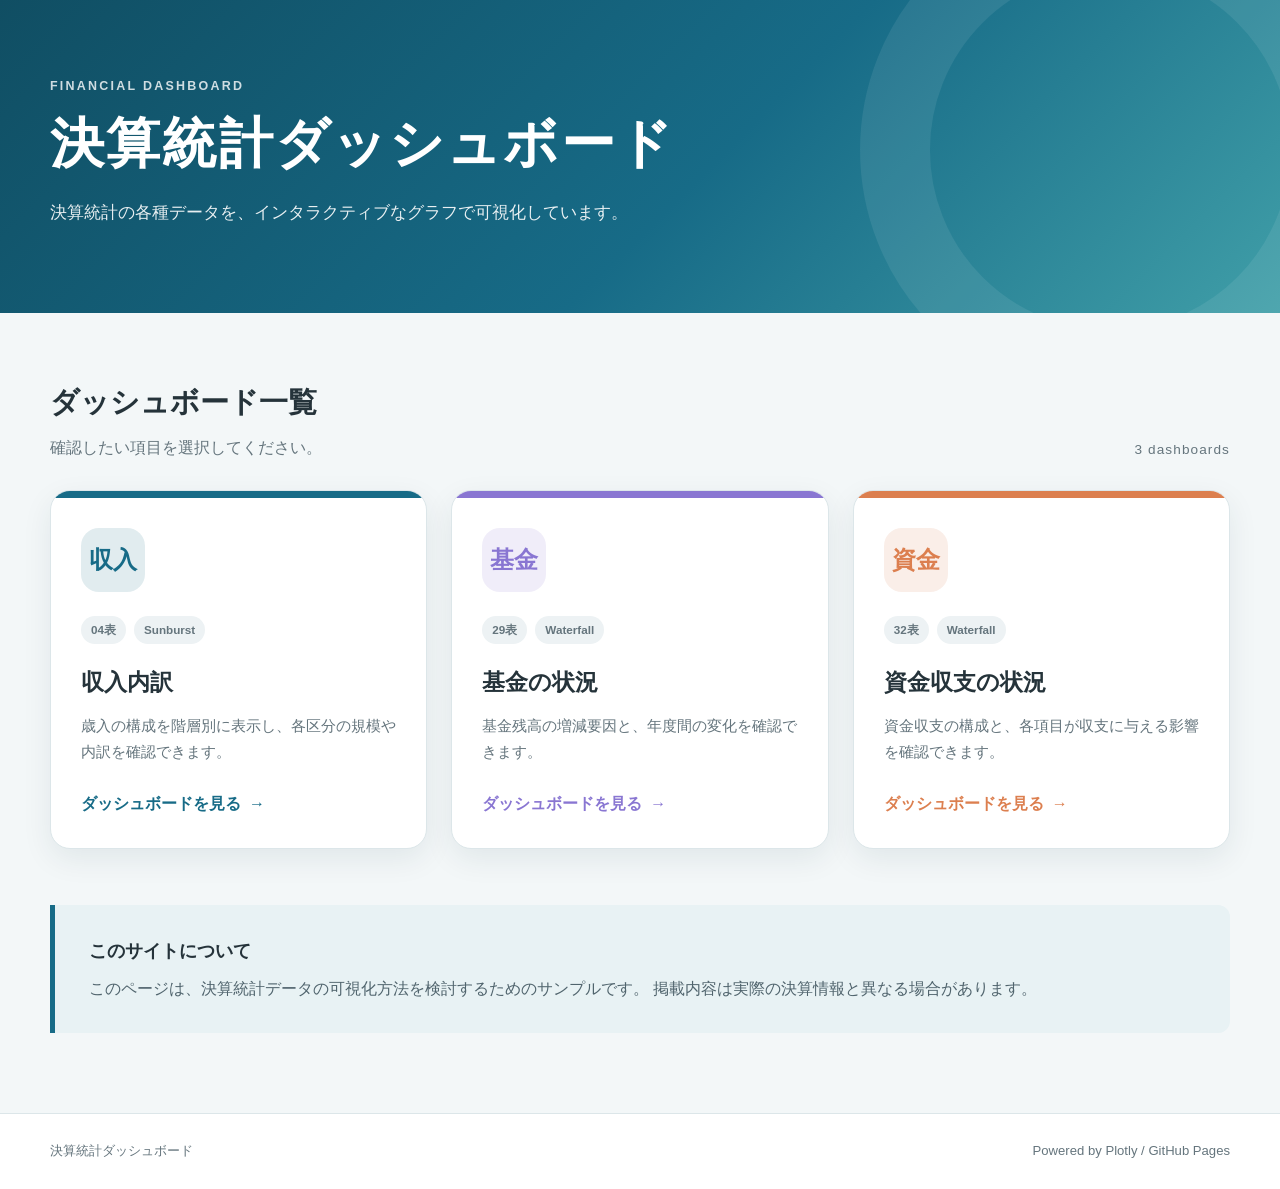
<file: index.html>
<!DOCTYPE html>
<html lang="ja">
<head>
  <meta charset="UTF-8">
  <meta name="viewport" content="width=device-width, initial-scale=1.0">

  <title>決算統計ダッシュボード</title>
  <meta
    name="description"
    content="決算統計データをインタラクティブなグラフで確認できるダッシュボードです。"
  >

  <link rel="stylesheet" href="css/style.css">
</head>

<body>
  <header class="hero">
    <div class="container">
      <p class="eyebrow">FINANCIAL DASHBOARD</p>
      <h1>決算統計ダッシュボード</h1>
      <p class="lead">
        決算統計の各種データを、インタラクティブなグラフで可視化しています。
      </p>
    </div>
  </header>

  <main class="container">
    <section class="section-heading">
      <div>
        <h2>ダッシュボード一覧</h2>
        <p>確認したい項目を選択してください。</p>
      </div>
      <span class="count">3 dashboards</span>
    </section>

    <div class="dashboard-grid">

      <a class="dashboard-card card-income" href="04.html">
        <div class="card-icon" aria-hidden="true">収入</div>

        <div class="card-content">
          <div class="card-tags">
            <span class="tag">04表</span>
            <span class="tag">Sunburst</span>
          </div>

          <h3>収入内訳</h3>

          <p>
            歳入の構成を階層別に表示し、各区分の規模や内訳を確認できます。
          </p>

          <span class="card-link">ダッシュボードを見る</span>
        </div>
      </a>

      <a class="dashboard-card card-fund" href="29.html">
        <div class="card-icon" aria-hidden="true">基金</div>

        <div class="card-content">
          <div class="card-tags">
            <span class="tag">29表</span>
            <span class="tag">Waterfall</span>
          </div>

          <h3>基金の状況</h3>

          <p>
            基金残高の増減要因と、年度間の変化を確認できます。
          </p>

          <span class="card-link">ダッシュボードを見る</span>
        </div>
      </a>

      <a class="dashboard-card card-balance" href="32h.html">
        <div class="card-icon" aria-hidden="true">資金</div>

        <div class="card-content">
          <div class="card-tags">
            <span class="tag">32表</span>
            <span class="tag">Waterfall</span>
          </div>

          <h3>資金収支の状況</h3>

          <p>
            資金収支の構成と、各項目が収支に与える影響を確認できます。
          </p>

          <span class="card-link">ダッシュボードを見る</span>
        </div>
      </a>

    </div>

    <section class="notice">
      <h2>このサイトについて</h2>
      <p>
        このページは、決算統計データの可視化方法を検討するためのサンプルです。
        掲載内容は実際の決算情報と異なる場合があります。
      </p>
    </section>
  </main>

  <footer>
    <div class="container footer-content">
      <span>決算統計ダッシュボード</span>
      <span>Powered by Plotly / GitHub Pages</span>
    </div>
  </footer>
</body>
</html>
</file>
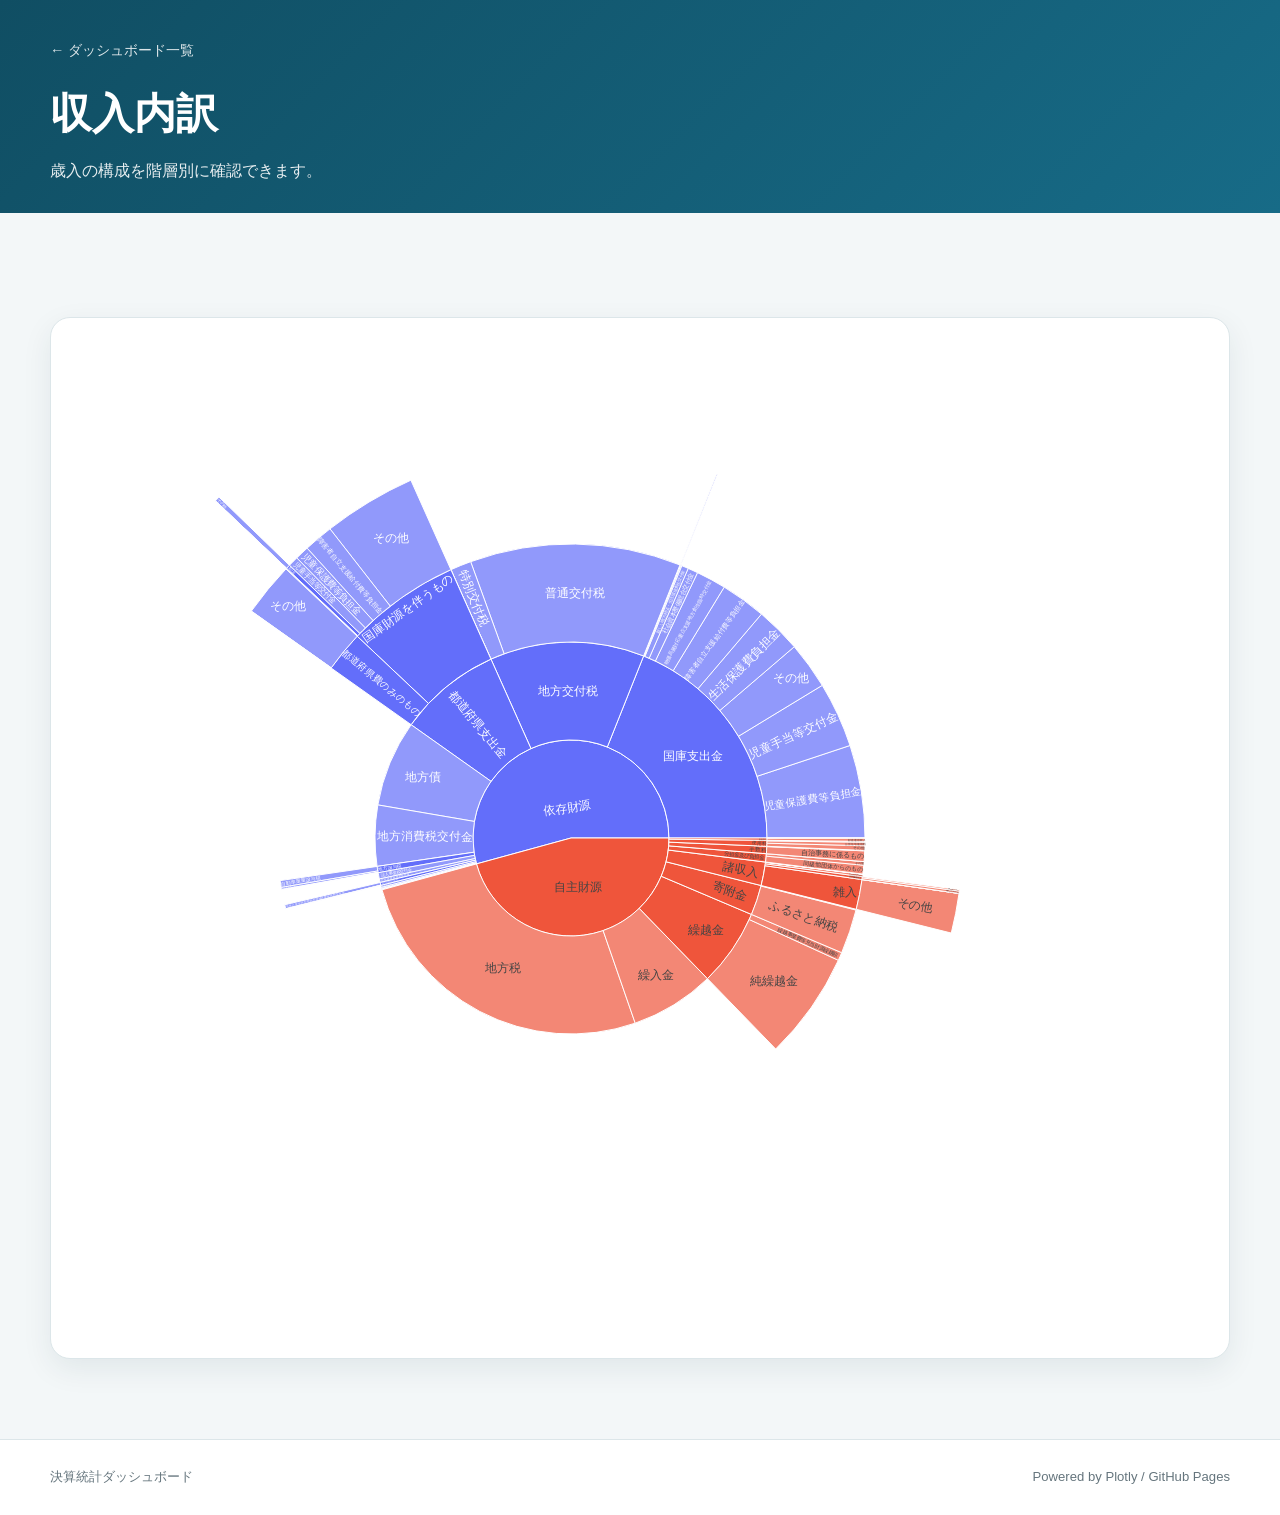
<file: 04.html>
<!DOCTYPE html>
<html lang="ja">
<head>
    <meta charset="UTF-8">
    <meta name="viewport" content="width=device-width, initial-scale=1.0">
    <title>収入内訳 | 決算統計ダッシュボード</title>
    <link rel="stylesheet" href="css/style.css">
</head>

<body>

<header class="page-header">
    <div class="container">
        <a class="back-link" href="index.html">
            ← ダッシュボード一覧
        </a>
        <h1>収入内訳</h1>
        <p class="page-description">歳入の構成を階層別に確認できます。</p>
    </div>
</header>

<main class="container">
    <section class="chart-panel">
        <div>                        <script type="text/javascript">window.PlotlyConfig = {MathJaxConfig: 'local'};</script>
        <script charset="utf-8" src="https://cdn.plot.ly/plotly-2.32.0.min.js"></script>                <div id="528511f2-81d7-4b15-b66f-a1a85c89c5e4" class="plotly-graph-div" style="height:1000px; width:1000px;"></div>            <script type="text/javascript">                                    window.PLOTLYENV=window.PLOTLYENV || {};                                    if (document.getElementById("528511f2-81d7-4b15-b66f-a1a85c89c5e4")) {                    Plotly.newPlot(                        "528511f2-81d7-4b15-b66f-a1a85c89c5e4",                        [{"branchvalues":"total","domain":{"x":[0.0,1.0],"y":[0.0,1.0]},"hovertemplate":"label=%{label}\u003cbr\u003e決算額=%{value}\u003cbr\u003eparent=%{parent}\u003cbr\u003eid=%{id}\u003cextra\u003e\u003c\u002fextra\u003e","ids":["自主財源\u002f地方税","依存財源\u002f地方譲与税","依存財源\u002f地方譲与税\u002f地方揮発油譲与税","依存財源\u002f地方譲与税\u002f特別とん譲与税","依存財源\u002f地方譲与税\u002f石油ガス譲与税","依存財源\u002f地方譲与税\u002f自動車重量譲与税","依存財源\u002f地方譲与税\u002f航空機燃料譲与税","依存財源\u002f地方譲与税\u002f森林環境譲与税","依存財源\u002f利子割交付金","依存財源\u002f配当割交付金","依存財源\u002f株式等譲渡所得割交付金","依存財源\u002f分離課税所得割交付金","依存財源\u002f地方消費税交付金","依存財源\u002fゴルフ場利用税交付金","依存財源\u002f自動車取得税交付金","依存財源\u002f軽油引取税交付金","依存財源\u002f自動車税環境性能割交付金","依存財源\u002f法人事業税交付金","依存財源\u002f地方特例交付金等","依存財源\u002f地方特例交付金等\u002f住宅借入金等特別税額控除減収補填特例交付金","依存財源\u002f地方特例交付金等\u002f定額減税減収補填特例交付金","依存財源\u002f地方特例交付金等\u002f新型コロナウイルス感染症対策地方税減収補填特別交付金","依存財源\u002f地方交付税","依存財源\u002f地方交付税\u002f普通交付税","依存財源\u002f地方交付税\u002f特別交付税","依存財源\u002f地方交付税\u002f震災復興特別交付税","依存財源\u002f交通安全対策特別交付金","自主財源\u002f分担金及び負担金","自主財源\u002f分担金及び負担金\u002f同級他団体からのもの","自主財源\u002f分担金及び負担金\u002f市町村分賦金","自主財源\u002f分担金及び負担金\u002fその他","自主財源\u002f使用料","自主財源\u002f使用料\u002f授業料","自主財源\u002f使用料\u002f授業料\u002f高等学校","自主財源\u002f使用料\u002f授業料\u002f幼稚園","自主財源\u002f使用料\u002f授業料\u002fその他","自主財源\u002f使用料\u002f保育所使用料","自主財源\u002f使用料\u002f公営住宅使用料","自主財源\u002f使用料\u002fその他","自主財源\u002f手数料","自主財源\u002f手数料\u002f法定受託事務に係るもの","自主財源\u002f手数料\u002f自治事務に係るもの","依存財源\u002f国庫支出金","依存財源\u002f国庫支出金\u002f義務教育費負担金","依存財源\u002f国庫支出金\u002f生活保護費負担金","依存財源\u002f国庫支出金\u002f児童保護費等負担金","依存財源\u002f国庫支出金\u002f障害者自立支援給付費等負担金","依存財源\u002f国庫支出金\u002f児童手当等交付金","依存財源\u002f国庫支出金\u002f公立高等学校授業料不徴収交付金","依存財源\u002f国庫支出金\u002f普通建設事業費支出金","依存財源\u002f国庫支出金\u002f災害復旧事業費支出金","依存財源\u002f国庫支出金\u002f失業対策事業費支出金","依存財源\u002f国庫支出金\u002f委託金","依存財源\u002f国庫支出金\u002f委託金\u002f普通建設事業","依存財源\u002f国庫支出金\u002f委託金\u002f災害復旧事業","依存財源\u002f国庫支出金\u002f委託金\u002fその他","依存財源\u002f国庫支出金\u002f財政補給金","依存財源\u002f国庫支出金\u002f社会資本整備総合交付金","依存財源\u002f国庫支出金\u002f特定防衛施設周辺整備調整交付金","依存財源\u002f国庫支出金\u002f電源立地地域対策交付金","依存財源\u002f国庫支出金\u002f新しい地方経済・生活環境創生交付金","依存財源\u002f国庫支出金\u002f地域未来交付金","依存財源\u002f国庫支出金\u002f物価高騰対応重点支援地方創生臨時交付金","依存財源\u002f国庫支出金\u002fその他","依存財源\u002f国有提供施設等所在市町村助成交付金","依存財源\u002f都道府県支出金","依存財源\u002f都道府県支出金\u002f国庫財源を伴うもの","依存財源\u002f都道府県支出金\u002f国庫財源を伴うもの\u002f児童保護費等負担金","依存財源\u002f都道府県支出金\u002f国庫財源を伴うもの\u002f障害者自立支援給付費等負担金","依存財源\u002f都道府県支出金\u002f国庫財源を伴うもの\u002f児童手当等交付金","依存財源\u002f都道府県支出金\u002f国庫財源を伴うもの\u002f普通建設事業費支出金","依存財源\u002f都道府県支出金\u002f国庫財源を伴うもの\u002f災害復旧事業費支出金","依存財源\u002f都道府県支出金\u002f国庫財源を伴うもの\u002f委託金","依存財源\u002f都道府県支出金\u002f国庫財源を伴うもの\u002f委託金\u002f普通建設事業","依存財源\u002f都道府県支出金\u002f国庫財源を伴うもの\u002f委託金\u002f災害普及事業","依存財源\u002f都道府県支出金\u002f国庫財源を伴うもの\u002f委託金\u002fその他","依存財源\u002f都道府県支出金\u002f国庫財源を伴うもの\u002f電源立地地域対策交付金","依存財源\u002f都道府県支出金\u002f国庫財源を伴うもの\u002f石油貯蔵施設立地対策等交付金","依存財源\u002f都道府県支出金\u002f国庫財源を伴うもの\u002fその他","依存財源\u002f都道府県支出金\u002f都道府県費のみのもの","依存財源\u002f都道府県支出金\u002f都道府県費のみのもの\u002f普通建設事業費支出金","依存財源\u002f都道府県支出金\u002f都道府県費のみのもの\u002f災害復旧事業費支出金","依存財源\u002f都道府県支出金\u002f都道府県費のみのもの\u002fその他","自主財源\u002f財産収入","自主財源\u002f財産収入\u002f財産運用収入","自主財源\u002f財産収入\u002f財産売払収入","自主財源\u002f財産収入\u002f財産売払収入\u002f土地建物","自主財源\u002f財産収入\u002f財産売払収入\u002f立木竹","自主財源\u002f財産収入\u002f財産売払収入\u002fその他","自主財源\u002f寄附金","自主財源\u002f寄附金\u002fふるさと納税","自主財源\u002f寄附金\u002f地方創生応援税制に係る寄附金","自主財源\u002f寄附金\u002fその他","自主財源\u002f繰入金","自主財源\u002f繰越金","自主財源\u002f繰越金\u002f純繰越金","自主財源\u002f繰越金\u002f繰越事業費等充当財源繰越額","自主財源\u002f諸収入","自主財源\u002f諸収入\u002f延滞金加算金及び過料","自主財源\u002f諸収入\u002f預金利子","自主財源\u002f諸収入\u002f公営企業貸付金元利収入","自主財源\u002f諸収入\u002f貸付金元利収入","自主財源\u002f諸収入\u002f受託事業収入","自主財源\u002f諸収入\u002f受託事業収入\u002f同級他団体からのもの","自主財源\u002f諸収入\u002f受託事業収入\u002f民間からのもの","自主財源\u002f諸収入\u002f収益事業収入","自主財源\u002f諸収入\u002f雑入","自主財源\u002f諸収入\u002f雑入\u002f一部事務組合配分金","自主財源\u002f諸収入\u002f雑入\u002f新エネルギー・産業技術総合開発機構からのもの","自主財源\u002f諸収入\u002f雑入\u002fその他","依存財源\u002f地方債","依存財源\u002f特別区財政調整基金","依存財源","自主財源"],"labels":["地方税","地方譲与税","地方揮発油譲与税","特別とん譲与税","石油ガス譲与税","自動車重量譲与税","航空機燃料譲与税","森林環境譲与税","利子割交付金","配当割交付金","株式等譲渡所得割交付金","分離課税所得割交付金","地方消費税交付金","ゴルフ場利用税交付金","自動車取得税交付金","軽油引取税交付金","自動車税環境性能割交付金","法人事業税交付金","地方特例交付金等","住宅借入金等特別税額控除減収補填特例交付金","定額減税減収補填特例交付金","新型コロナウイルス感染症対策地方税減収補填特別交付金","地方交付税","普通交付税","特別交付税","震災復興特別交付税","交通安全対策特別交付金","分担金及び負担金","同級他団体からのもの","市町村分賦金","その他","使用料","授業料","高等学校","幼稚園","その他","保育所使用料","公営住宅使用料","その他","手数料","法定受託事務に係るもの","自治事務に係るもの","国庫支出金","義務教育費負担金","生活保護費負担金","児童保護費等負担金","障害者自立支援給付費等負担金","児童手当等交付金","公立高等学校授業料不徴収交付金","普通建設事業費支出金","災害復旧事業費支出金","失業対策事業費支出金","委託金","普通建設事業","災害復旧事業","その他","財政補給金","社会資本整備総合交付金","特定防衛施設周辺整備調整交付金","電源立地地域対策交付金","新しい地方経済・生活環境創生交付金","地域未来交付金","物価高騰対応重点支援地方創生臨時交付金","その他","国有提供施設等所在市町村助成交付金","都道府県支出金","国庫財源を伴うもの","児童保護費等負担金","障害者自立支援給付費等負担金","児童手当等交付金","普通建設事業費支出金","災害復旧事業費支出金","委託金","普通建設事業","災害普及事業","その他","電源立地地域対策交付金","石油貯蔵施設立地対策等交付金","その他","都道府県費のみのもの","普通建設事業費支出金","災害復旧事業費支出金","その他","財産収入","財産運用収入","財産売払収入","土地建物","立木竹","その他","寄附金","ふるさと納税","地方創生応援税制に係る寄附金","その他","繰入金","繰越金","純繰越金","繰越事業費等充当財源繰越額","諸収入","延滞金加算金及び過料","預金利子","公営企業貸付金元利収入","貸付金元利収入","受託事業収入","同級他団体からのもの","民間からのもの","収益事業収入","雑入","一部事務組合配分金","新エネルギー・産業技術総合開発機構からのもの","その他","地方債","特別区財政調整基金","依存財源","自主財源"],"name":"","parents":["自主財源","依存財源","依存財源\u002f地方譲与税","依存財源\u002f地方譲与税","依存財源\u002f地方譲与税","依存財源\u002f地方譲与税","依存財源\u002f地方譲与税","依存財源\u002f地方譲与税","依存財源","依存財源","依存財源","依存財源","依存財源","依存財源","依存財源","依存財源","依存財源","依存財源","依存財源","依存財源\u002f地方特例交付金等","依存財源\u002f地方特例交付金等","依存財源\u002f地方特例交付金等","依存財源","依存財源\u002f地方交付税","依存財源\u002f地方交付税","依存財源\u002f地方交付税","依存財源","自主財源","自主財源\u002f分担金及び負担金","自主財源\u002f分担金及び負担金","自主財源\u002f分担金及び負担金","自主財源","自主財源\u002f使用料","自主財源\u002f使用料\u002f授業料","自主財源\u002f使用料\u002f授業料","自主財源\u002f使用料\u002f授業料","自主財源\u002f使用料","自主財源\u002f使用料","自主財源\u002f使用料","自主財源","自主財源\u002f手数料","自主財源\u002f手数料","依存財源","依存財源\u002f国庫支出金","依存財源\u002f国庫支出金","依存財源\u002f国庫支出金","依存財源\u002f国庫支出金","依存財源\u002f国庫支出金","依存財源\u002f国庫支出金","依存財源\u002f国庫支出金","依存財源\u002f国庫支出金","依存財源\u002f国庫支出金","依存財源\u002f国庫支出金","依存財源\u002f国庫支出金\u002f委託金","依存財源\u002f国庫支出金\u002f委託金","依存財源\u002f国庫支出金\u002f委託金","依存財源\u002f国庫支出金","依存財源\u002f国庫支出金","依存財源\u002f国庫支出金","依存財源\u002f国庫支出金","依存財源\u002f国庫支出金","依存財源\u002f国庫支出金","依存財源\u002f国庫支出金","依存財源\u002f国庫支出金","依存財源","依存財源","依存財源\u002f都道府県支出金","依存財源\u002f都道府県支出金\u002f国庫財源を伴うもの","依存財源\u002f都道府県支出金\u002f国庫財源を伴うもの","依存財源\u002f都道府県支出金\u002f国庫財源を伴うもの","依存財源\u002f都道府県支出金\u002f国庫財源を伴うもの","依存財源\u002f都道府県支出金\u002f国庫財源を伴うもの","依存財源\u002f都道府県支出金\u002f国庫財源を伴うもの","依存財源\u002f都道府県支出金\u002f国庫財源を伴うもの\u002f委託金","依存財源\u002f都道府県支出金\u002f国庫財源を伴うもの\u002f委託金","依存財源\u002f都道府県支出金\u002f国庫財源を伴うもの\u002f委託金","依存財源\u002f都道府県支出金\u002f国庫財源を伴うもの","依存財源\u002f都道府県支出金\u002f国庫財源を伴うもの","依存財源\u002f都道府県支出金\u002f国庫財源を伴うもの","依存財源\u002f都道府県支出金","依存財源\u002f都道府県支出金\u002f都道府県費のみのもの","依存財源\u002f都道府県支出金\u002f都道府県費のみのもの","依存財源\u002f都道府県支出金\u002f都道府県費のみのもの","自主財源","自主財源\u002f財産収入","自主財源\u002f財産収入","自主財源\u002f財産収入\u002f財産売払収入","自主財源\u002f財産収入\u002f財産売払収入","自主財源\u002f財産収入\u002f財産売払収入","自主財源","自主財源\u002f寄附金","自主財源\u002f寄附金","自主財源\u002f寄附金","自主財源","自主財源","自主財源\u002f繰越金","自主財源\u002f繰越金","自主財源","自主財源\u002f諸収入","自主財源\u002f諸収入","自主財源\u002f諸収入","自主財源\u002f諸収入","自主財源\u002f諸収入","自主財源\u002f諸収入\u002f受託事業収入","自主財源\u002f諸収入\u002f受託事業収入","自主財源\u002f諸収入","自主財源\u002f諸収入","自主財源\u002f諸収入\u002f雑入","自主財源\u002f諸収入\u002f雑入","自主財源\u002f諸収入\u002f雑入","依存財源","依存財源","",""],"values":[8483304,169437,36613,0,0,121652,0,11172,12798,56154,94827,0,1633226,11150,0,0,31829,168643,78776,72077,2022,4677,4147751,3772580,375171,0,8102,221843,157072,0,64771,158712,0,0,0,0,15362,61318,82032,196305,7865,188440,6172540,0,816295,1658919,811571,1170074,0,19067,0,0,16155,0,0,16155,0,180524,0,0,122946,0,535304,841685,627,2764735,2039557,187990,395997,137129,11768,0,55648,167,0,55481,0,0,1251025,725178,0,3940,721238,60716,59823,893,893,0,0,806881,793702,500,12679,2261785,2072182,1925367,146815,631939,5398,0,0,42030,50251,19407,30844,0,534260,0,0,534260,2315500,0,17666095,14893667],"type":"sunburst"}],                        {"template":{"data":{"histogram2dcontour":[{"type":"histogram2dcontour","colorbar":{"outlinewidth":0,"ticks":""},"colorscale":[[0.0,"#0d0887"],[0.1111111111111111,"#46039f"],[0.2222222222222222,"#7201a8"],[0.3333333333333333,"#9c179e"],[0.4444444444444444,"#bd3786"],[0.5555555555555556,"#d8576b"],[0.6666666666666666,"#ed7953"],[0.7777777777777778,"#fb9f3a"],[0.8888888888888888,"#fdca26"],[1.0,"#f0f921"]]}],"choropleth":[{"type":"choropleth","colorbar":{"outlinewidth":0,"ticks":""}}],"histogram2d":[{"type":"histogram2d","colorbar":{"outlinewidth":0,"ticks":""},"colorscale":[[0.0,"#0d0887"],[0.1111111111111111,"#46039f"],[0.2222222222222222,"#7201a8"],[0.3333333333333333,"#9c179e"],[0.4444444444444444,"#bd3786"],[0.5555555555555556,"#d8576b"],[0.6666666666666666,"#ed7953"],[0.7777777777777778,"#fb9f3a"],[0.8888888888888888,"#fdca26"],[1.0,"#f0f921"]]}],"heatmap":[{"type":"heatmap","colorbar":{"outlinewidth":0,"ticks":""},"colorscale":[[0.0,"#0d0887"],[0.1111111111111111,"#46039f"],[0.2222222222222222,"#7201a8"],[0.3333333333333333,"#9c179e"],[0.4444444444444444,"#bd3786"],[0.5555555555555556,"#d8576b"],[0.6666666666666666,"#ed7953"],[0.7777777777777778,"#fb9f3a"],[0.8888888888888888,"#fdca26"],[1.0,"#f0f921"]]}],"heatmapgl":[{"type":"heatmapgl","colorbar":{"outlinewidth":0,"ticks":""},"colorscale":[[0.0,"#0d0887"],[0.1111111111111111,"#46039f"],[0.2222222222222222,"#7201a8"],[0.3333333333333333,"#9c179e"],[0.4444444444444444,"#bd3786"],[0.5555555555555556,"#d8576b"],[0.6666666666666666,"#ed7953"],[0.7777777777777778,"#fb9f3a"],[0.8888888888888888,"#fdca26"],[1.0,"#f0f921"]]}],"contourcarpet":[{"type":"contourcarpet","colorbar":{"outlinewidth":0,"ticks":""}}],"contour":[{"type":"contour","colorbar":{"outlinewidth":0,"ticks":""},"colorscale":[[0.0,"#0d0887"],[0.1111111111111111,"#46039f"],[0.2222222222222222,"#7201a8"],[0.3333333333333333,"#9c179e"],[0.4444444444444444,"#bd3786"],[0.5555555555555556,"#d8576b"],[0.6666666666666666,"#ed7953"],[0.7777777777777778,"#fb9f3a"],[0.8888888888888888,"#fdca26"],[1.0,"#f0f921"]]}],"surface":[{"type":"surface","colorbar":{"outlinewidth":0,"ticks":""},"colorscale":[[0.0,"#0d0887"],[0.1111111111111111,"#46039f"],[0.2222222222222222,"#7201a8"],[0.3333333333333333,"#9c179e"],[0.4444444444444444,"#bd3786"],[0.5555555555555556,"#d8576b"],[0.6666666666666666,"#ed7953"],[0.7777777777777778,"#fb9f3a"],[0.8888888888888888,"#fdca26"],[1.0,"#f0f921"]]}],"mesh3d":[{"type":"mesh3d","colorbar":{"outlinewidth":0,"ticks":""}}],"scatter":[{"fillpattern":{"fillmode":"overlay","size":10,"solidity":0.2},"type":"scatter"}],"parcoords":[{"type":"parcoords","line":{"colorbar":{"outlinewidth":0,"ticks":""}}}],"scatterpolargl":[{"type":"scatterpolargl","marker":{"colorbar":{"outlinewidth":0,"ticks":""}}}],"bar":[{"error_x":{"color":"#2a3f5f"},"error_y":{"color":"#2a3f5f"},"marker":{"line":{"color":"#E5ECF6","width":0.5},"pattern":{"fillmode":"overlay","size":10,"solidity":0.2}},"type":"bar"}],"scattergeo":[{"type":"scattergeo","marker":{"colorbar":{"outlinewidth":0,"ticks":""}}}],"scatterpolar":[{"type":"scatterpolar","marker":{"colorbar":{"outlinewidth":0,"ticks":""}}}],"histogram":[{"marker":{"pattern":{"fillmode":"overlay","size":10,"solidity":0.2}},"type":"histogram"}],"scattergl":[{"type":"scattergl","marker":{"colorbar":{"outlinewidth":0,"ticks":""}}}],"scatter3d":[{"type":"scatter3d","line":{"colorbar":{"outlinewidth":0,"ticks":""}},"marker":{"colorbar":{"outlinewidth":0,"ticks":""}}}],"scattermapbox":[{"type":"scattermapbox","marker":{"colorbar":{"outlinewidth":0,"ticks":""}}}],"scatterternary":[{"type":"scatterternary","marker":{"colorbar":{"outlinewidth":0,"ticks":""}}}],"scattercarpet":[{"type":"scattercarpet","marker":{"colorbar":{"outlinewidth":0,"ticks":""}}}],"carpet":[{"aaxis":{"endlinecolor":"#2a3f5f","gridcolor":"white","linecolor":"white","minorgridcolor":"white","startlinecolor":"#2a3f5f"},"baxis":{"endlinecolor":"#2a3f5f","gridcolor":"white","linecolor":"white","minorgridcolor":"white","startlinecolor":"#2a3f5f"},"type":"carpet"}],"table":[{"cells":{"fill":{"color":"#EBF0F8"},"line":{"color":"white"}},"header":{"fill":{"color":"#C8D4E3"},"line":{"color":"white"}},"type":"table"}],"barpolar":[{"marker":{"line":{"color":"#E5ECF6","width":0.5},"pattern":{"fillmode":"overlay","size":10,"solidity":0.2}},"type":"barpolar"}],"pie":[{"automargin":true,"type":"pie"}]},"layout":{"autotypenumbers":"strict","colorway":["#636efa","#EF553B","#00cc96","#ab63fa","#FFA15A","#19d3f3","#FF6692","#B6E880","#FF97FF","#FECB52"],"font":{"color":"#2a3f5f"},"hovermode":"closest","hoverlabel":{"align":"left"},"paper_bgcolor":"white","plot_bgcolor":"#E5ECF6","polar":{"bgcolor":"#E5ECF6","angularaxis":{"gridcolor":"white","linecolor":"white","ticks":""},"radialaxis":{"gridcolor":"white","linecolor":"white","ticks":""}},"ternary":{"bgcolor":"#E5ECF6","aaxis":{"gridcolor":"white","linecolor":"white","ticks":""},"baxis":{"gridcolor":"white","linecolor":"white","ticks":""},"caxis":{"gridcolor":"white","linecolor":"white","ticks":""}},"coloraxis":{"colorbar":{"outlinewidth":0,"ticks":""}},"colorscale":{"sequential":[[0.0,"#0d0887"],[0.1111111111111111,"#46039f"],[0.2222222222222222,"#7201a8"],[0.3333333333333333,"#9c179e"],[0.4444444444444444,"#bd3786"],[0.5555555555555556,"#d8576b"],[0.6666666666666666,"#ed7953"],[0.7777777777777778,"#fb9f3a"],[0.8888888888888888,"#fdca26"],[1.0,"#f0f921"]],"sequentialminus":[[0.0,"#0d0887"],[0.1111111111111111,"#46039f"],[0.2222222222222222,"#7201a8"],[0.3333333333333333,"#9c179e"],[0.4444444444444444,"#bd3786"],[0.5555555555555556,"#d8576b"],[0.6666666666666666,"#ed7953"],[0.7777777777777778,"#fb9f3a"],[0.8888888888888888,"#fdca26"],[1.0,"#f0f921"]],"diverging":[[0,"#8e0152"],[0.1,"#c51b7d"],[0.2,"#de77ae"],[0.3,"#f1b6da"],[0.4,"#fde0ef"],[0.5,"#f7f7f7"],[0.6,"#e6f5d0"],[0.7,"#b8e186"],[0.8,"#7fbc41"],[0.9,"#4d9221"],[1,"#276419"]]},"xaxis":{"gridcolor":"white","linecolor":"white","ticks":"","title":{"standoff":15},"zerolinecolor":"white","automargin":true,"zerolinewidth":2},"yaxis":{"gridcolor":"white","linecolor":"white","ticks":"","title":{"standoff":15},"zerolinecolor":"white","automargin":true,"zerolinewidth":2},"scene":{"xaxis":{"backgroundcolor":"#E5ECF6","gridcolor":"white","linecolor":"white","showbackground":true,"ticks":"","zerolinecolor":"white","gridwidth":2},"yaxis":{"backgroundcolor":"#E5ECF6","gridcolor":"white","linecolor":"white","showbackground":true,"ticks":"","zerolinecolor":"white","gridwidth":2},"zaxis":{"backgroundcolor":"#E5ECF6","gridcolor":"white","linecolor":"white","showbackground":true,"ticks":"","zerolinecolor":"white","gridwidth":2}},"shapedefaults":{"line":{"color":"#2a3f5f"}},"annotationdefaults":{"arrowcolor":"#2a3f5f","arrowhead":0,"arrowwidth":1},"geo":{"bgcolor":"white","landcolor":"#E5ECF6","subunitcolor":"white","showland":true,"showlakes":true,"lakecolor":"white"},"title":{"x":0.05},"mapbox":{"style":"light"}}},"legend":{"tracegroupgap":0},"margin":{"t":10,"l":10,"r":10,"b":10},"height":1000,"width":1000},                        {"responsive": true, "displaylogo": false}                    )                };                            </script>        </div>
    </section>
</main>

<footer>
    <div class="container footer-content">
        <span>決算統計ダッシュボード</span>
        <span>Powered by Plotly / GitHub Pages</span>
    </div>
</footer>

</body>
</html>
</file>
<file: css/style.css>
:root {
  --color-primary: #176b87;
  --color-primary-dark: #104e63;
  --color-accent: #64ccc5;

  --color-text: #25333a;
  --color-muted: #65757d;
  --color-background: #f3f7f8;
  --color-surface: #ffffff;
  --color-border: #dce6e9;

  --shadow-card:
    0 10px 30px rgba(18, 55, 68, 0.08);

  --shadow-card-hover:
    0 18px 40px rgba(18, 55, 68, 0.16);

  --radius-large: 20px;
  --radius-medium: 12px;

  --container-width: 1180px;
}


/* 基本設定 */

* {
  box-sizing: border-box;
}

html {
  scroll-behavior: smooth;
}

body {
  margin: 0;
  color: var(--color-text);
  background: var(--color-background);
  font-family:
    -apple-system,
    BlinkMacSystemFont,
    "Segoe UI",
    "Noto Sans JP",
    "Hiragino Kaku Gothic ProN",
    "Yu Gothic",
    sans-serif;
  line-height: 1.75;
}

a {
  color: inherit;
}

.container {
  width: min(calc(100% - 40px), var(--container-width));
  margin-inline: auto;
}


/* ヘッダー */

.hero {
  position: relative;
  overflow: hidden;
  padding: 76px 0 86px;
  color: #ffffff;
  background:
    linear-gradient(
      135deg,
      #104e63 0%,
      #176b87 55%,
      #64ccc5 140%
    );
}

.hero::after {
  position: absolute;
  top: -100px;
  right: -80px;
  width: 360px;
  height: 360px;
  border: 70px solid rgba(255, 255, 255, 0.08);
  border-radius: 50%;
  content: "";
}

.eyebrow {
  margin: 0 0 12px;
  font-size: 0.78rem;
  font-weight: 700;
  letter-spacing: 0.18em;
  opacity: 0.8;
}

.hero h1 {
  position: relative;
  z-index: 1;
  margin: 0;
  font-size: clamp(2rem, 5vw, 3.4rem);
  line-height: 1.25;
  letter-spacing: 0.04em;
}

.lead {
  position: relative;
  z-index: 1;
  max-width: 650px;
  margin: 20px 0 0;
  font-size: 1.05rem;
  opacity: 0.9;
}


/* メイン部分 */

main {
  padding-top: 64px;
  padding-bottom: 80px;
}

.section-heading {
  display: flex;
  align-items: end;
  justify-content: space-between;
  gap: 24px;
  margin-bottom: 28px;
}

.section-heading h2 {
  margin: 0;
  font-size: 1.8rem;
}

.section-heading p {
  margin: 6px 0 0;
  color: var(--color-muted);
}

.count {
  color: var(--color-muted);
  font-size: 0.85rem;
  letter-spacing: 0.08em;
}


/* カード */

.dashboard-grid {
  display: grid;
  grid-template-columns: repeat(3, minmax(0, 1fr));
  gap: 24px;
}

.dashboard-card {
  position: relative;
  display: flex;
  flex-direction: column;
  min-height: 340px;
  overflow: hidden;
  border: 1px solid var(--color-border);
  border-radius: var(--radius-large);
  color: inherit;
  background: var(--color-surface);
  box-shadow: var(--shadow-card);
  text-decoration: none;

  transition:
    transform 0.2s ease,
    box-shadow 0.2s ease,
    border-color 0.2s ease;
}

.dashboard-card::before {
  display: block;
  width: 100%;
  height: 7px;
  background: var(--card-color);
  content: "";
}

.dashboard-card:hover {
  transform: translateY(-7px);
  border-color: var(--card-color);
  box-shadow: var(--shadow-card-hover);
}

.dashboard-card:focus-visible {
  outline: 4px solid rgba(23, 107, 135, 0.25);
  outline-offset: 4px;
}

.card-income {
  --card-color: #176b87;
}

.card-fund {
  --card-color: #8976d2;
}

.card-balance {
  --card-color: #dc7f4f;
}

.card-icon {
  display: grid;
  place-items: center;
  width: 64px;
  height: 64px;
  margin: 30px 30px 0;
  border-radius: 18px;
  color: var(--card-color);
  background: color-mix(
    in srgb,
    var(--card-color) 13%,
    white
  );
  font-size: 1.5rem;
  font-weight: 700;
}

.card-content {
  display: flex;
  flex: 1;
  flex-direction: column;
  padding: 24px 30px 30px;
}

.card-tags {
  display: flex;
  flex-wrap: wrap;
  gap: 8px;
}

.tag {
  padding: 4px 10px;
  border-radius: 999px;
  color: var(--color-muted);
  background: #edf2f4;
  font-size: 0.73rem;
  font-weight: 600;
}

.dashboard-card h3 {
  margin: 18px 0 10px;
  font-size: 1.45rem;
}

.dashboard-card p {
  margin: 0 0 24px;
  color: var(--color-muted);
  font-size: 0.95rem;
}

.card-link {
  display: inline-flex;
  align-items: center;
  gap: 8px;
  margin-top: auto;
  color: var(--card-color);
  font-weight: 700;
}

.card-link::after {
  content: "→";
  transition: transform 0.2s ease;
}

.dashboard-card:hover .card-link::after {
  transform: translateX(5px);
}


/* 注記 */

.notice {
  margin-top: 56px;
  padding: 30px 34px;
  border-left: 5px solid var(--color-primary);
  border-radius: 0 var(--radius-medium) var(--radius-medium) 0;
  background: #e8f2f4;
}

.notice h2 {
  margin: 0 0 8px;
  font-size: 1.15rem;
}

.notice p {
  margin: 0;
  color: #50646d;
}


/* フッター */

footer {
  padding: 26px 0;
  border-top: 1px solid var(--color-border);
  color: var(--color-muted);
  background: var(--color-surface);
  font-size: 0.82rem;
}

.footer-content {
  display: flex;
  justify-content: space-between;
  gap: 20px;
}


/* タブレット・スマートフォン */

@media (max-width: 900px) {
  .dashboard-grid {
    grid-template-columns: repeat(2, minmax(0, 1fr));
  }
}

@media (max-width: 640px) {
  .container {
    width: min(calc(100% - 28px), var(--container-width));
  }

  .hero {
    padding: 54px 0 62px;
  }

  main {
    padding-top: 42px;
  }

  .section-heading {
    align-items: start;
    flex-direction: column;
    gap: 8px;
  }

  .dashboard-grid {
    grid-template-columns: 1fr;
  }

  .dashboard-card {
    min-height: 300px;
  }

  .footer-content {
    flex-direction: column;
    gap: 4px;
  }
}

/* =========================
   グラフページ
========================= */

.page-header {
  padding: 36px 0 28px;
  color: #ffffff;
  background:
    linear-gradient(
      135deg,
      var(--color-primary-dark),
      var(--color-primary)
    );
}

.page-header h1 {
  margin: 14px 0 6px;
  font-size: clamp(1.8rem, 4vw, 2.6rem);
}

.page-description {
  margin: 0;
  opacity: 0.9;
}

.back-link {
  display: inline-block;
  color: #ffffff;
  font-size: 0.9rem;
  text-decoration: none;
  opacity: 0.85;
}

.back-link:hover {
  opacity: 1;
  text-decoration: underline;
}


/* Plotlyグラフを囲むパネル */

.chart-panel {
  margin-top: 40px;
  padding: 20px;
  border: 1px solid var(--color-border);
  border-radius: var(--radius-large);
  background: var(--color-surface);
  box-shadow: var(--shadow-card);
}


/* Plotlyグラフのサイズ調整 */

.chart-panel .plotly-graph-div {
  width: 100% !important;
}


/* グラフ説明 */

.chart-note {
  margin-top: 32px;
  padding: 24px 28px;
  border-radius: var(--radius-medium);
  background: #e8f2f4;
}

.chart-note h2 {
  margin: 0 0 8px;
  font-size: 1.1rem;
}

.chart-note p {
  margin: 0;
  color: var(--color-muted);
}


/* スマートフォン */

@media (max-width: 640px) {
  .chart-panel {
    margin-top: 24px;
    padding: 8px;
    border-radius: 12px;
  }

  .page-header {
    padding: 28px 0 24px;
  }

  .chart-note {
    padding: 20px;
  }
}
</file>
